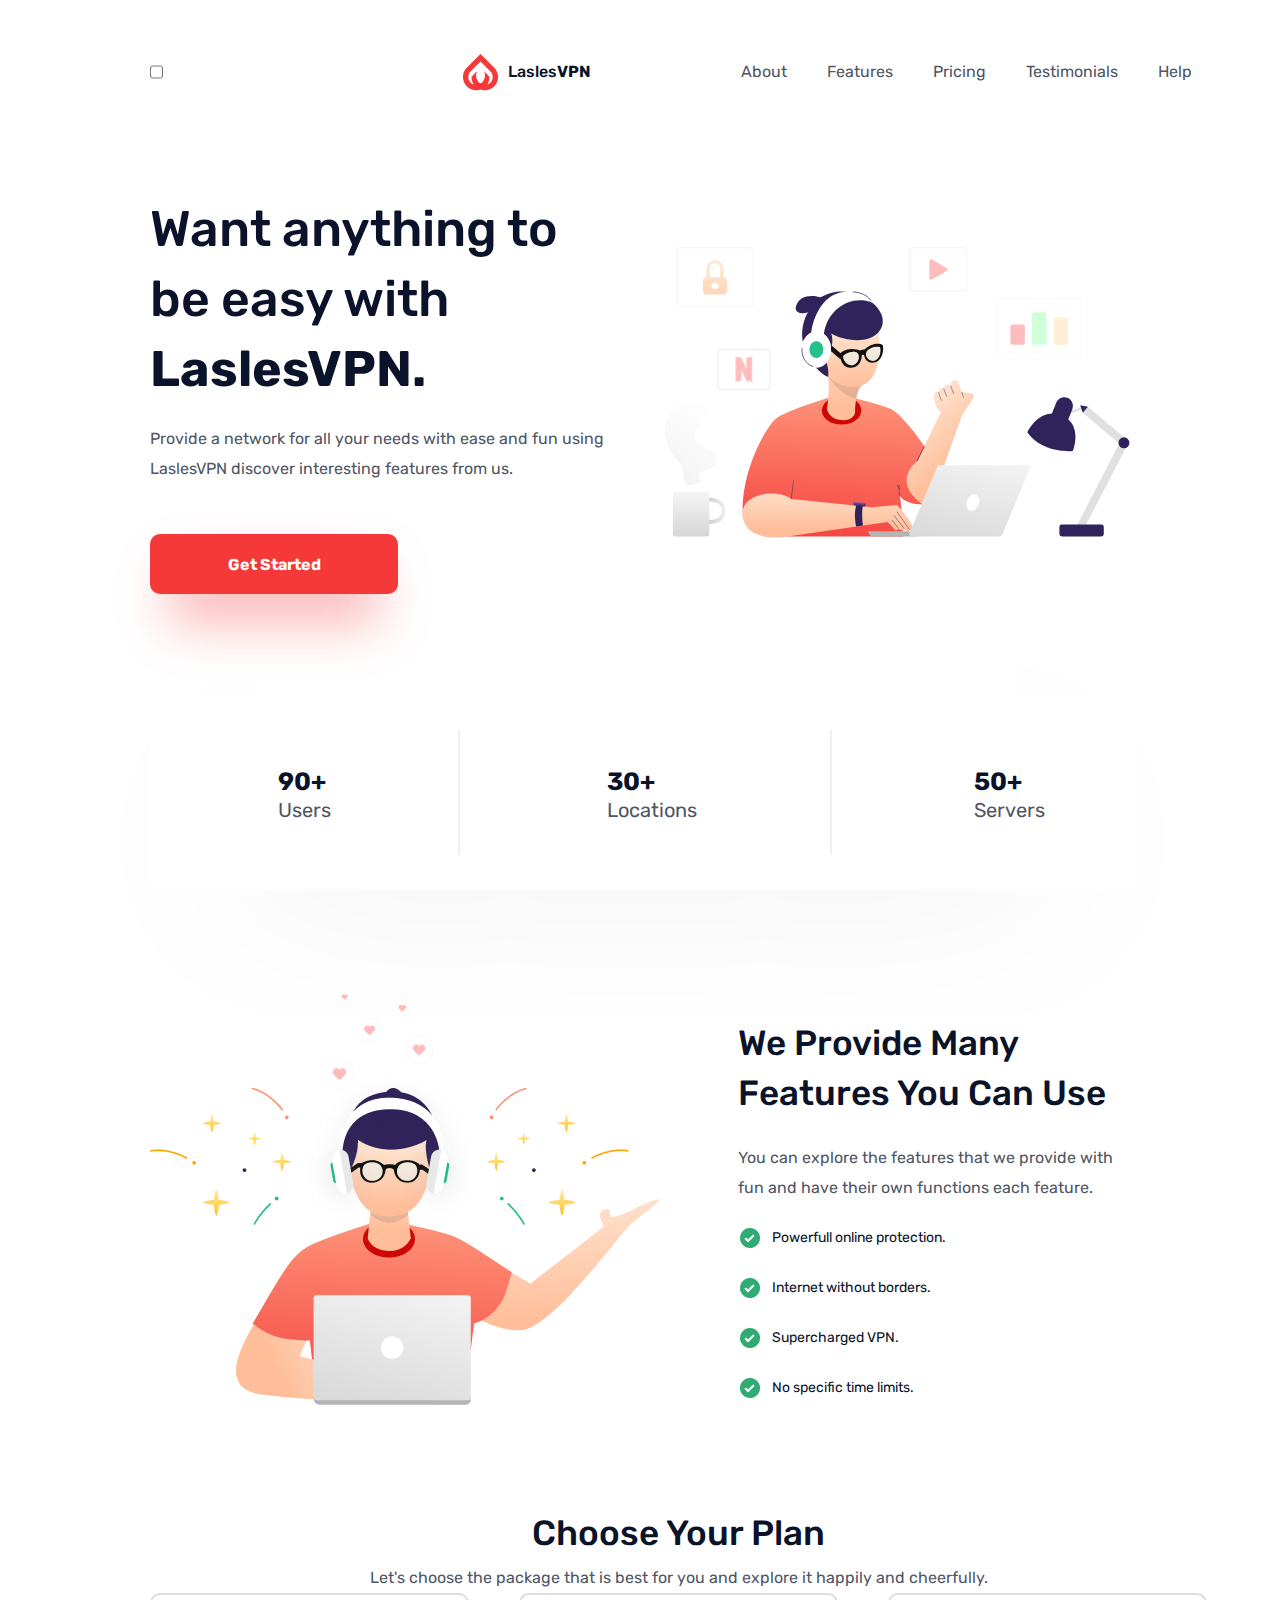
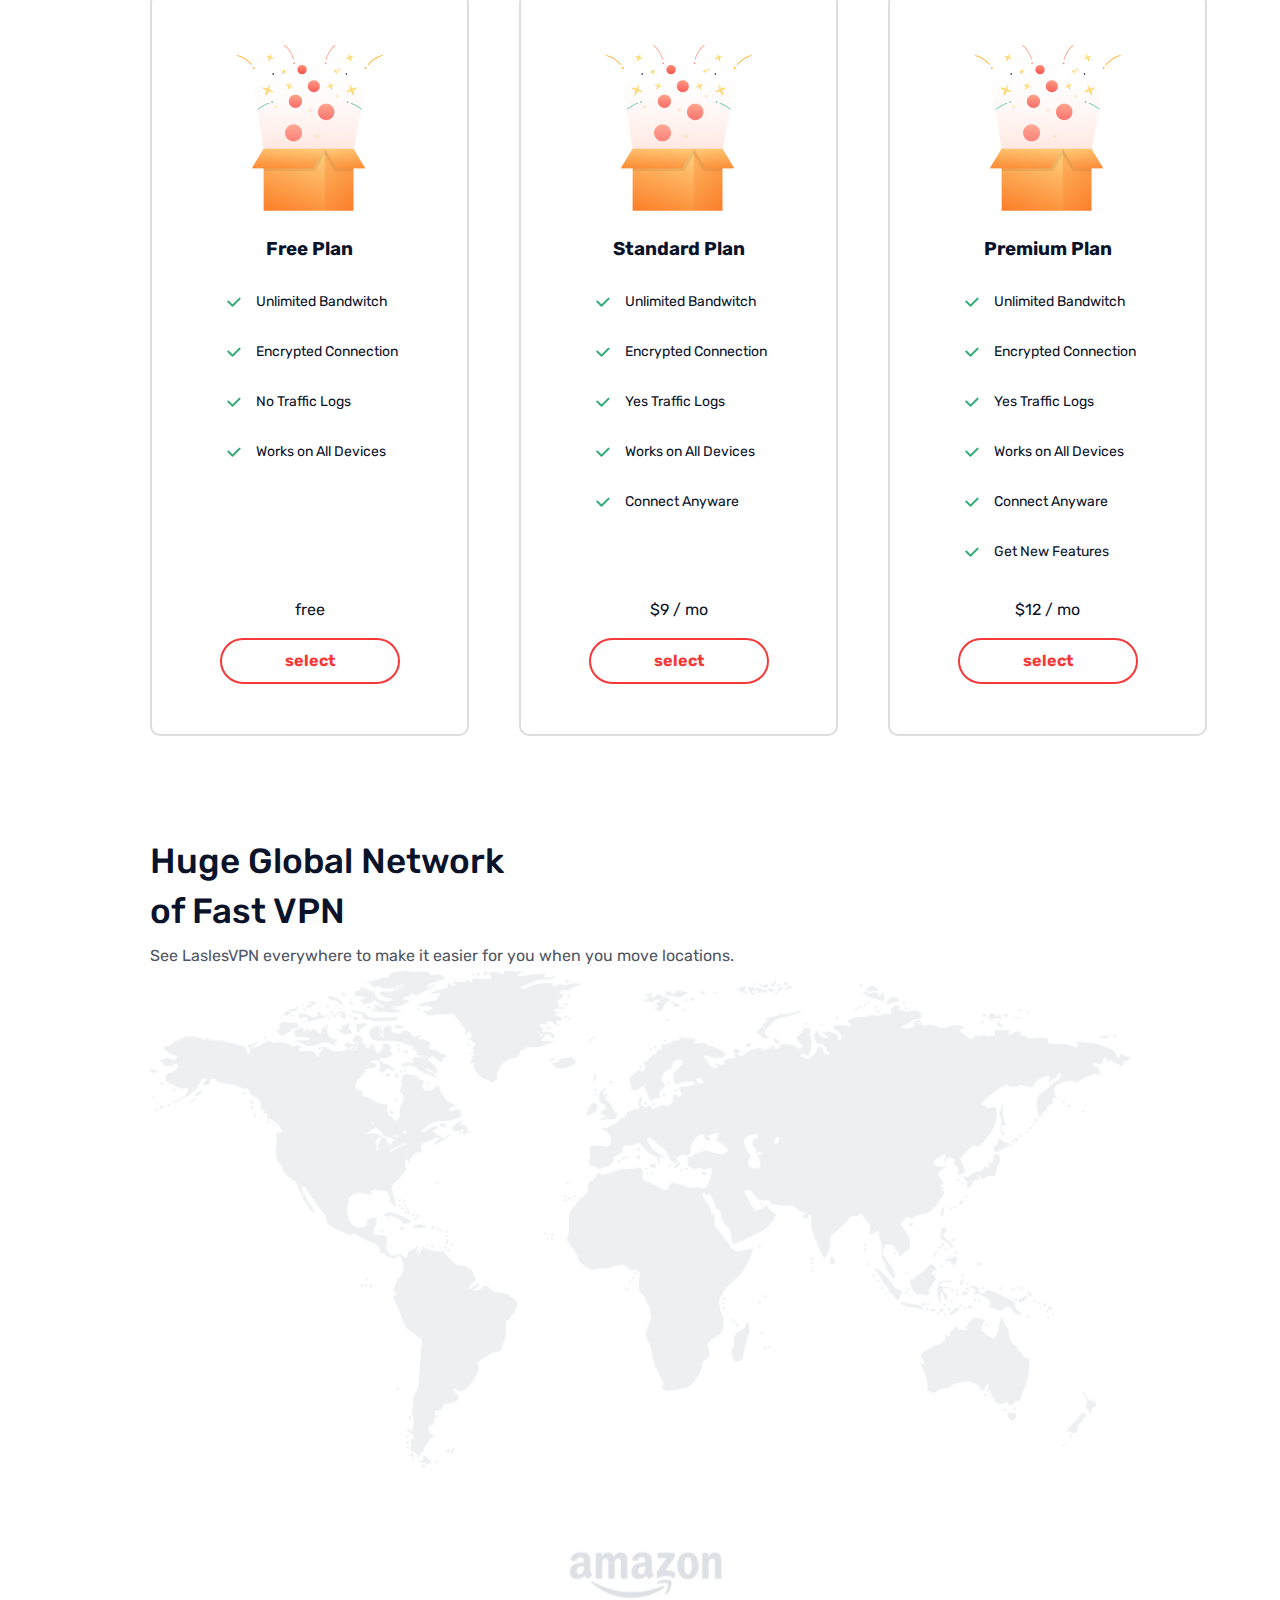
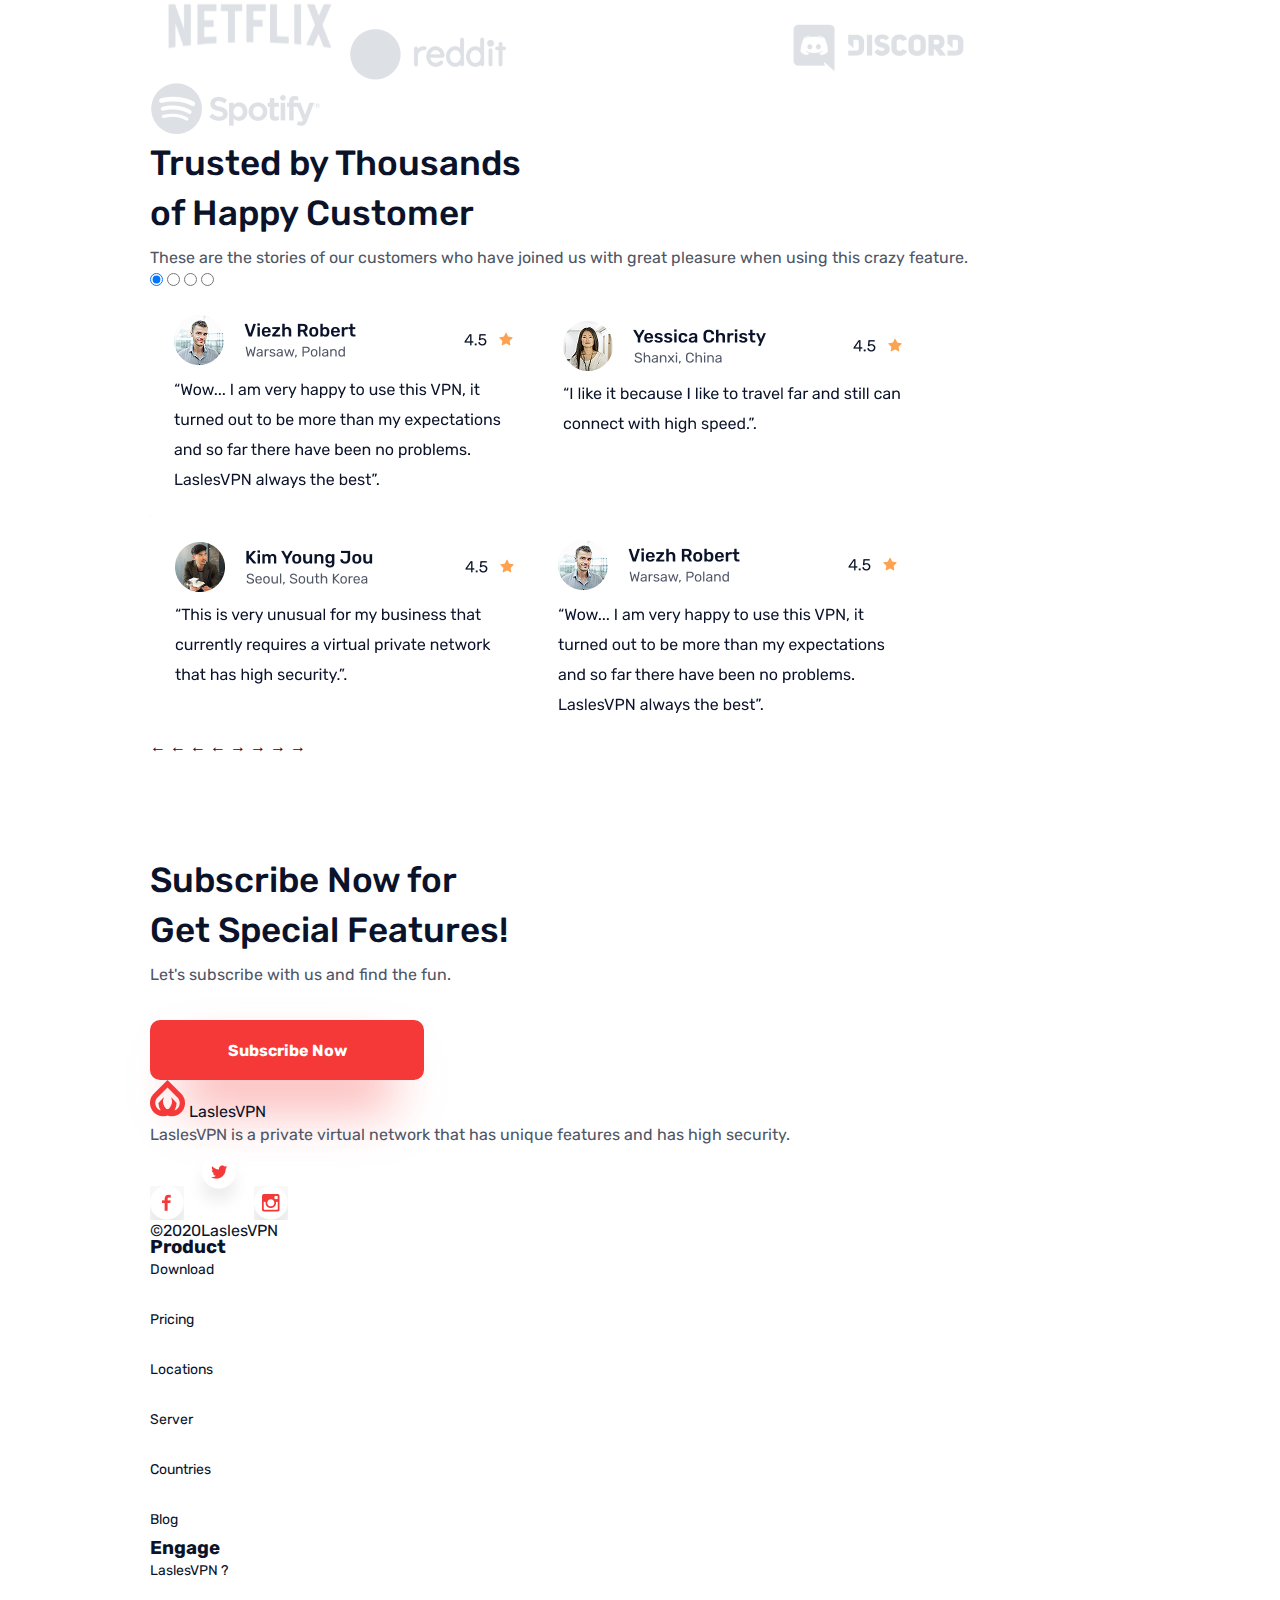
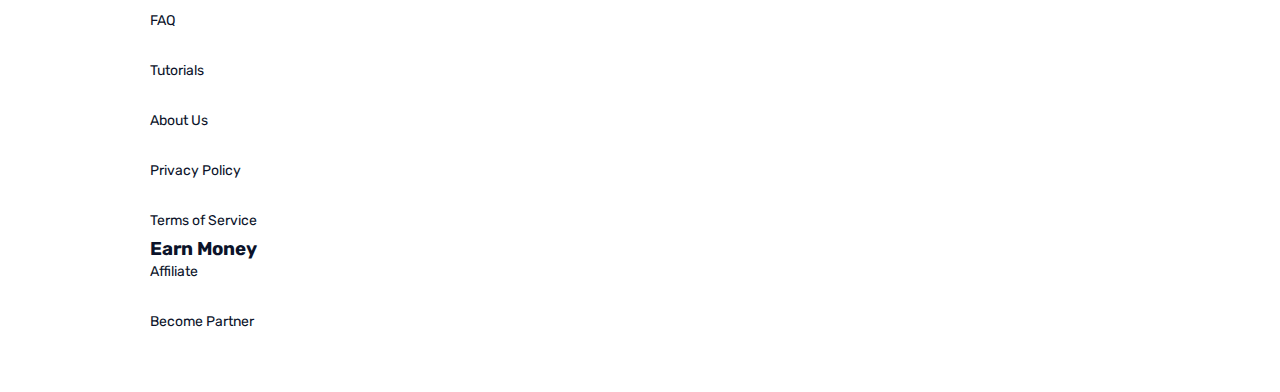
<file: index.html>
<!doctype html>
<html lang="en">
  <head>
    <meta charset="UTF-8" />
    <meta name="viewport" content="width=device-width, initial-scale=1.0" />
    <link rel="preconnect" href="https://fonts.googleapis.com" />
    <link rel="preconnect" href="https://fonts.gstatic.com" crossorigin />
    <link
      href="https://fonts.googleapis.com/css2?family=Playpen+Sans+Arabic:wght@100..800&family=Rubik:ital,wght@0,300..900;1,300..900&display=swap"
      rel="stylesheet"
    />
    <link rel="icon" href="./assets/icon/logo.png" />
    <link rel="stylesheet" href="./assets/css/main.css" />
    <title>LaslesVPN Landingpage</title>
  </head>

  <body>
    <div class="container">
      <header class="header">
        <input type="checkbox" name="burger menu" id="burger-menu" />
        <div class="burger-menu-container">
          <label class="burger-menu-bar" for="burger-menu"></label>
          <label class="burger-menu-bar" for="burger-menu"></label>
          <label class="burger-menu-bar" for="burger-menu"></label>
        </div>
        <a href="/" class="logo-content">
          <img
            class="logo-content-icon"
            src="./assets/icon/logo.png"
            alt="LaslesVPN logo"
          />
          <span class="logo-content-name">
            Lasles<span class="logo-content-name-vpn">VPN</span>
          </span>
        </a>

        <nav class="links">
          <a href="#about" class="links-link">About</a>
          <a href="#features" class="links-link">Features</a>
          <a href="#pricing" class="links-link">Pricing</a>
          <a href="#testimonials" class="links-link">Testimonials</a>
          <a href="#help" class="links-link">Help</a>
        </nav>

        <div class="sign">
          <a href="#" class="sign-in">sign in</a>
          <a href="#" class="sign-up">sign up</a>
        </div>
      </header>

      <section class="section about" id="about">
        <div class="about-content">
          <h1 class="hero-title">
            Want anything to be easy with
            <span class="hero-title-laslesvpn">LaslesVPN.</span>
          </h1>
          <p class="description">
            Provide a network for all your needs with ease and fun using<span
              class="laslesvpn"
            >
              LaslesVPN</span
            >
            discover interesting features from us.
          </p>
          <a href="#subscribe" class="button">Get Started</a>
        </div>
        <div class="about-image-content">
          <img
            class="image"
            src="./assets/image/Illustration 1.svg"
            alt="about section image"
          />
        </div>
        <div class="statistics-container">
          <div class="Statistics">
            <div class="Statistics-column">
              <div>
                <img
                  class="Statistics-column-icon"
                  src="./assets/icon/user.png"
                  alt="Statistics users icon"
                />
              </div>
              <div class="Statistics-column-content">
                <span class="Statistics-column-content-numbers">90+</span>
                <span class="Statistics-column-content-numbers-name"
                  >users</span
                >
              </div>
            </div>
            <div class="Statistics-column">
              <div>
                <img
                  class="Statistics-column-icon"
                  src="./assets/icon/location.png"
                  alt="Statistics users icon"
                />
              </div>
              <div class="Statistics-column-content">
                <span class="Statistics-column-content-numbers">30+</span>
                <span class="Statistics-column-content-numbers-name"
                  >locations</span
                >
              </div>
            </div>
            <div class="Statistics-column">
              <div>
                <img
                  class="Statistics-column-icon"
                  src="./assets/icon/Server.png"
                  alt="Statistics users icon"
                />
              </div>
              <div class="Statistics-column-content">
                <span class="Statistics-column-content-numbers">50+</span>
                <span class="Statistics-column-content-numbers-name"
                  >servers</span
                >
              </div>
            </div>
          </div>
        </div>
      </section>

      <section class="section features" id="features">
        <div class="features-image-content">
          <img
            class="image"
            src="./assets/image/Illustration 2.png"
            alt="features section image"
          />
        </div>

        <div class="features-content">
          <h2 class="title">
            <span>We Provide Many</span>
            <span class="block">Features You Can Use</span>
          </h2>
          <p class="description">
            You can explore the features that we provide with fun and have their
            own functions each feature.
          </p>
          <ul class="list">
            <li class="list-element">
              <img
                class="image"
                src="./assets/icon/bx_bxs-check-circle.png"
                alt="check circle"
              />
              <span>Powerfull online protection.</span>
            </li>
            <li class="list-element">
              <img
                class="image"
                src="./assets/icon/bx_bxs-check-circle.png"
                alt="check circle"
              />
              <span>Internet without borders.</span>
            </li>
            <li class="list-element">
              <img
                class="image"
                src="./assets/icon/bx_bxs-check-circle.png"
                alt="check circle"
              />
              <span>Supercharged VPN.</span>
            </li>
            <li class="list-element">
              <img
                class="image"
                src="./assets/icon/bx_bxs-check-circle.png"
                alt="check circle"
              />
              <span>No specific time limits.</span>
            </li>
          </ul>
        </div>
      </section>

      <section class="section pricing" id="pricing">
        <div class="pricing-content">
          <h2 class="title block">
            <span>Choose Your Plan</span>
          </h2>

          <p class="description">
            Let's choose the package that is best for you and explore it happily
            and<span class="block"> cheerfully.</span>
          </p>
        </div>

        <div class="pricing-plans">
          <div class="pricing-plans-plan">
            <img src="./assets/image/Premium.png" alt="" class="image" />
            <h3 class="side-title">Free Plan</h3>
            <ul class="list">
              <li class="list-element">
                <img
                  src="./assets/icon/Group1226.png"
                  alt="check point"
                  class="image"
                /><span>Unlimited Bandwitch</span>
              </li>
              <li class="list-element">
                <img
                  src="./assets/icon/Group1226.png"
                  alt="check point"
                  class="image"
                /><span>Encrypted Connection</span>
              </li>
              <li class="list-element">
                <img
                  src="./assets/icon/Group1226.png"
                  alt="check point"
                  class="image"
                /><span>No Traffic Logs</span>
              </li>
              <li class="list-element">
                <img
                  src="./assets/icon/Group1226.png"
                  alt="check point"
                  class="image"
                /><span>Works on All Devices</span>
              </li>
            </ul>
            <div class="pricing-plans-plan-selection">
              <span>free</span>
              <a
                class="pricing-plans-plan-selection-button"
                href="#"
                target="_blank"
                >select</a
              >
            </div>
          </div>
          <div class="pricing-plans-plan">
            <img
              src="./assets/image/Premium.png"
              alt="pricing image"
              class="image"
            />
            <h3 class="side-title">Standard Plan</h3>
            <ul class="list">
              <li class="list-element">
                <img
                  src="./assets/icon/Group1226.png"
                  alt="check point"
                  class="image"
                /><span>Unlimited Bandwitch</span>
              </li>
              <li class="list-element">
                <img
                  src="./assets/icon/Group1226.png"
                  alt="check point"
                  class="image"
                /><span>Encrypted Connection</span>
              </li>
              <li class="list-element">
                <img
                  src="./assets/icon/Group1226.png"
                  alt="check point"
                  class="image"
                /><span>Yes Traffic Logs</span>
              </li>
              <li class="list-element">
                <img
                  src="./assets/icon/Group1226.png"
                  alt="check point"
                  class="image"
                /><span>Works on All Devices</span>
              </li>
              <li class="list-element">
                <img
                  src="./assets/icon/Group1226.png"
                  alt="check point"
                  class="image"
                /><span>Connect Anyware</span>
              </li>
            </ul>
            <div class="pricing-plans-plan-selection">
              <span>$9<span> / mo</span></span>
              <a
                class="pricing-plans-plan-selection-button"
                href="#"
                target="_blank"
                >select</a
              >
            </div>
          </div>
          <div class="pricing-plans-plan">
            <img
              src="./assets/image/Premium.png"
              alt="pricing image"
              class="image"
            />
            <h3 class="side-title">Premium Plan</h3>
            <ul class="list">
              <li class="list-element">
                <img
                  src="./assets/icon/Group1226.png"
                  alt="check point"
                  class="image"
                /><span>Unlimited Bandwitch</span>
              </li>
              <li class="list-element">
                <img
                  src="./assets/icon/Group1226.png"
                  alt="check point"
                  class="image"
                /><span>Encrypted Connection</span>
              </li>
              <li class="list-element">
                <img
                  src="./assets/icon/Group1226.png"
                  alt="check point"
                  class="image"
                /><span>Yes Traffic Logs</span>
              </li>
              <li class="list-element">
                <img
                  src="./assets/icon/Group1226.png"
                  alt="check point"
                  class="image"
                /><span>Works on All Devices</span>
              </li>
              <li class="list-element">
                <img
                  src="./assets/icon/Group1226.png"
                  alt="check point"
                  class="image"
                /><span>Connect Anyware</span>
              </li>
              <li class="list-element">
                <img
                  src="./assets/icon/Group1226.png"
                  alt="check point"
                  class="image"
                /><span>Get New Features</span>
              </li>
            </ul>
            <div class="pricing-plans-plan-selection">
              <span>$12<span> / mo</span></span>
              <a
                class="pricing-plans-plan-selection-button"
                href="#"
                target="_blank"
                >select</a
              >
            </div>
          </div>
        </div>
      </section>

      <section class="section testimonials" id="testimonials">
        <div>
          <div class="testimonials-content">
            <h2 class="title">
              <span class="block">Huge Global Network</span>
              <span> of Fast VPN</span>
            </h2>

            <p class="description">
              See <span class="laslesvpn">LaslesVPN </span>everywhere to make it
              easier for you when you move
              <span class="block">locations.</span>
            </p>
            <img
              class="image global-map"
              src="./assets/image/Huge Global.png"
              alt="earth map"
            />
            <div class="testimonials-content-apps">
              <img
                src="./assets/image/netflix.svg"
                alt="netflix photo"
                class="image netflix"
              /><img
                src="./assets/image/reddit.png"
                alt="reddit photo"
                class="image"
              /><img
                src="./assets/image/amazon.svg"
                alt="amazon photo"
                class="image"
              /><img
                src="./assets/image/discord.png"
                alt="discord photo"
                class="image"
              /><img
                src="./assets/image/spotify.png"
                alt="spotify photo"
                class="image spotify"
              />
            </div>

            <h2 class="title second-title">
              <span class="block">Trusted by Thousands </span>
              <span> of Happy Customer</span>
            </h2>

            <p class="description">
              These are the stories of our customers who have joined us with
              great
              <span class="block">pleasure when using this crazy feature.</span>
            </p>
          </div>
        </div>

        <div class="testimonials-slider">
          <input type="radio" id="testimonial-1" name="testimonial" checked />
          <input type="radio" id="testimonial-2" name="testimonial" />
          <input type="radio" id="testimonial-3" name="testimonial" />
          <input type="radio" id="testimonial-4" name="testimonial" />

          <div class="slider-container image">
            <img
              src="./assets/image/Rectangle 2651.png"
              alt="testimonial image"
              class="slider-container-image image1"
            />
            <img
              src="./assets/image/Rectangle 2672.png"
              alt="testimonial image"
              class="slider-container-image image2"
            />
            <img
              src="./assets/image/Rectangle 2683.png"
              alt="testimonial image"
              class="slider-container-image image3"
            />
            <img
              src="./assets/image/Rectangle 2651.png"
              alt="testimonial image"
              class="slider-container-image image4"
            />
          </div>

          <div class="slider-controls">
            <label for="testimonial-1" class="arrow back">←</label>
            <label for="testimonial-2" class="arrow back">←</label>
            <label for="testimonial-3" class="arrow back">←</label>
            <label for="testimonial-4" class="arrow back">←</label>

            <label for="testimonial-4" class="arrow forward">→</label>
            <label for="testimonial-3" class="arrow forward">→</label>
            <label for="testimonial-2" class="arrow forward">→</label>
            <label for="testimonial-1" class="arrow forward">→</label>
          </div>

          <div class="slider-dots">
            <label for="testimonial-1" class="dot"></label>
            <label for="testimonial-2" class="dot"></label>
            <label for="testimonial-3" class="dot"></label>
            <label for="testimonial-4" class="dot"></label>
          </div>
        </div>
      </section>

      <section class="section help" id="help">
        <div class="subscribe" id="subscribe">
          <div class="subscribe-now">
            <h2 class="title">
              <span class="block">Subscribe Now for</span>
              <span>Get Special Features!</span>
            </h2>

            <p class="description">Let's subscribe with us and find the fun.</p>
          </div>
          <a class="button" href="#">Subscribe Now</a>
        </div>
        <div class="help-content">
          <div class="footer">
            <a href="/" class="logo-content">
              <img
                class="logo-content-icon"
                src="./assets/icon/logo.png"
                alt="LaslesVPN logo"
              />
              <span class="logo-content-name">
                Lasles<span class="logo-content-name-vpn">VPN</span>
              </span>
            </a>
            <p class="description block">
              <span class="laslesvpn">LaslesVPN</span> is a private virtual
              network that
              <span class="block">
                has unique features and has high security.</span
              >
            </p>
            <div class="footer-socials">
              <a href="#" class="footer-socials-social"
                ><img
                  src="./assets/icon/Vector.png"
                  alt="facebook icon"
                  class="image icon" /></a
              ><a href="#" class="footer-socials-social"
                ><img
                  src="./assets/icon/Twitter.png"
                  alt="twitter icon"
                  class="image icon" /></a
              ><a href="#" class="footer-socials-social"
                ><img
                  src="./assets/icon/instgram.png"
                  alt="instgram icon"
                  class="image icon"
              /></a>
            </div>

            <footer class="footer-footer">©2020Lasles<span>VPN</span></footer>
          </div>
          <div class="help-list">
            <h3 class="side-title">Product</h3>
            <ul class="list">
              <li class="list-element">
                <a href="#" target="_blank">Download</a>
              </li>
              <li class="list-element">
                <a href="#" target="_blank">Pricing</a>
              </li>
              <li class="list-element">
                <a href="#" target="_blank">Locations</a>
              </li>
              <li class="list-element">
                <a href="#" target="_blank">Server</a>
              </li>
              <li class="list-element">
                <a href="#" target="_blank">Countries</a>
              </li>
              <li class="list-element">
                <a href="#" target="_blank">Blog</a>
              </li>
            </ul>
          </div>
          <div class="help-list">
            <h3 class="side-title">Engage</h3>
            <ul class="list">
              <li class="list-element">
                <a href="#" target="_blank">LaslesVPN ?</a>
              </li>
              <li class="list-element"><a href="#" target="_blank">FAQ</a></li>
              <li class="list-element">
                <a href="#" target="_blank">Tutorials</a>
              </li>
              <li class="list-element">
                <a href="#" target="_blank">About Us</a>
              </li>
              <li class="list-element">
                <a href="#" target="_blank">Privacy Policy</a>
              </li>
              <li class="list-element">
                <a href="#" target="_blank">Terms of Service</a>
              </li>
            </ul>
          </div>
          <div class="help-list">
            <h3 class="side-title">Earn Money</h3>
            <ul class="list">
              <li class="list-element">
                <a href="#" target="_blank">Affiliate</a>
              </li>
              <li class="list-element">
                <a href="#" target="_blank">Become Partner</a>
              </li>
            </ul>
          </div>
        </div>
      </section>
    </div>
  </body>
</html>
</file>
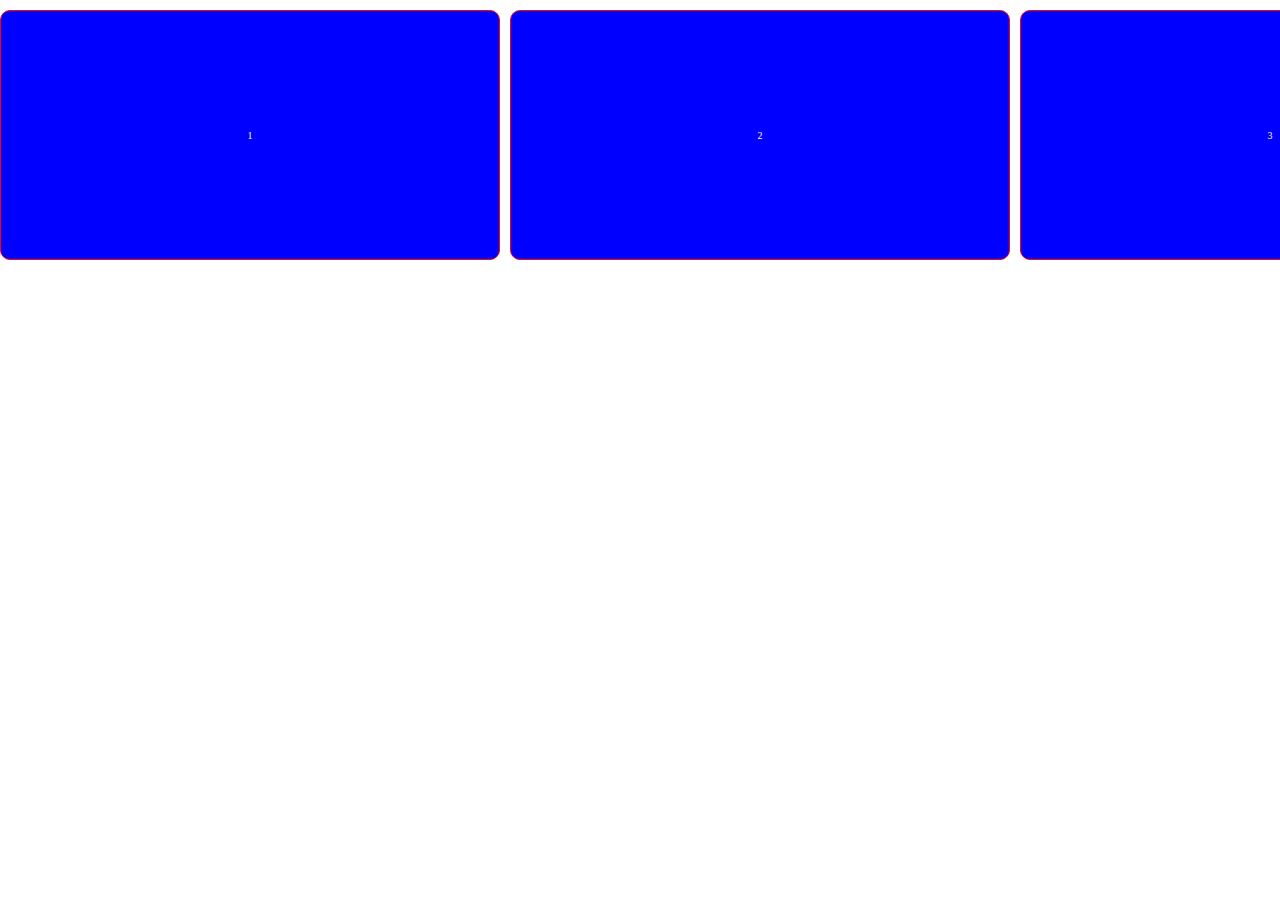
<file: card slider/index.html>
<!doctype html>
<html lang="en">
  <head>
    <meta charset="UTF-8" />
    <meta name="viewport" content="width=device-width, initial-scale=1.0" />
    <link rel="stylesheet" href="style.css" />
    <title>card slider</title>
  </head>
  <body>
    <div class="container">
      <div class="slider">
        <div class="card">1</div>
        <div class="card">2</div>
        <div class="card">3</div>
        <div class="card">4</div>
        <div class="card">5</div>
        <div class="card">6</div>
        <div class="card">7</div>
        <div class="card">8</div>
      </div>
    </div>
  </body>
</html>
</file>
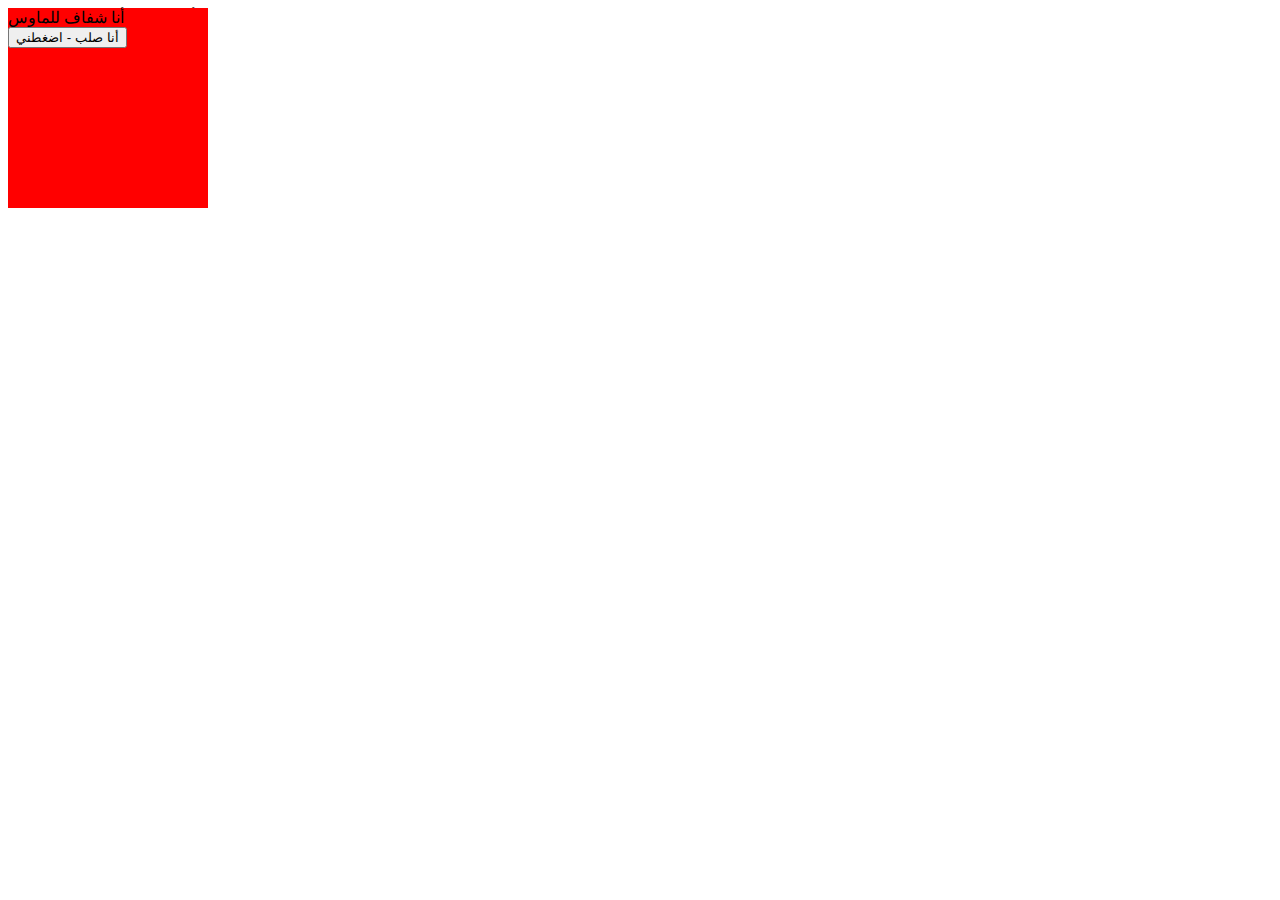
<file: card slider/try.html>
<!doctype html>
<html lang="en">
  <head>
    <meta charset="UTF-8" />
    <meta name="viewport" content="width=device-width, initial-scale=1.0" />
    <title>Document</title>
  </head>
  <body>
    <div
      id="layer1"
      style="
        position: absolute;
        width: 200px;
        height: 200px;
        background: red;
        pointer-events: none;
      "
    >
      أنا شفاف للماوس

      <button id="layer2" style="pointer-events: all">أنا صلب - اضغطني</button>
    </div>

    <div id="layer0" style="width: 200px; height: 200px; background: blue">
      أنا تحت الطبقة الحمراء - لكن يمكن الضغط علي!
    </div>
  </body>
</html>
</file>
<file: card slider/style.css>
* {
  margin: 0;
  padding: 0;
}

*,
*::before,
*::after {
  box-sizing: border-box;
}

html {
  font-size: 62.5%;
  scroll-behavior: smooth;
  scroll-padding-top: 4rem;
}

a {
  color: inherit;
  display: inline-block;
}

button {
  background-color: transparent;
  border: none;
  cursor: pointer;
  border: 0;
}

ul,
ol {
  list-style: none;
}

a {
  text-decoration: none;
  color: inherit;
}

.container {
  margin: 1rem auto;
  width: 1320px;
}

.slider {
  display: flex;
  gap: 1rem;
  margin: 0 auto;
  width: 100%;
  overflow-x: auto;
  scroll-snap-type: x mandatory;
  scroll-behavior: smooth;
}

.slider::-webkit-scrollbar {
  display: none;
}

.card {
  width: 50rem;
  height: 25rem;
  border: 0.1rem solid red;
  border-radius: 1rem;
  background-color: blue;
  padding: 1rem;
  color: white;
  text-align: center;
  align-content: center;
  /* flex: 0 0 50%; */
  scroll-snap-align: start;
  flex-shrink: 0;
}
</file>
<file: assets/css/main.css>
/* CSS Reset */
* {
  margin: 0;
  padding: 0;
}

*,
*::before,
*::after {
  box-sizing: border-box;
}

a {
  color: inherit;
  display: inline-block;
}

button {
  background-color: transparent;
  border: none;
  cursor: pointer;
  border: 0;
}

ul,
ol {
  list-style: none;
}

a {
  text-decoration: none;
  color: inherit;
}

/* End CSS Reset */
:root {
  --main-color: rgba(245, 56, 56, 1);
  --main-text-color: rgba(11, 19, 42, 1);
  --text-color: rgba(79, 86, 101, 1);
  --bold-button-text-color: rgba(255, 255, 255, 1);
  --main-font-weight: 500;
  --text-font-weight: 400;
  --extra-bold-font-weight: 700;
  --hero-title-font-size: 5rem;
  --title-font-size: 3.5rem;
  --description-font-size: 1.6rem;
  --details-font-size: 1.4rem;
  --statistics-font-size1: 2.5rem;
  --statistics-font-size2: 2rem;
  --special-title-font-size: 1.8rem;
  --defult-radius: 1rem;
  --special-radius: 5rem;
  --font-family: "Rubik";
}

html {
  font-size: 62.5%;
  scroll-behavior: smooth;
  scroll-padding-top: 4rem;
}

body {
  font-size: 1.6rem;
  font-family: "Rubik";
  line-height: 100%;
  color: var(--main-text-color);
  background-color: rgb(255, 255, 255);
}

.container {
  display: flex;
  flex-direction: column;
  margin: 0 auto;
  justify-content: center;
  max-width: 1440px;
}

.section {
  display: grid;
  align-items: center;
  margin: 5rem 15rem;
}

.description {
  font-size: var(--description-font-size);
  font-weight: var(--text-font-weight);
  color: var(--text-color);
  line-height: 3rem;
}

.laslessvpn {
  font-weight: var(--main-font-weight);
}

.image {
  max-width: 100%;
}

.button {
  position: relative;
  padding: 1.75rem 7.75rem;
  border-radius: var(--defult-radius);
  background-color: var(--main-color);
  color: var(--bold-button-text-color);
  font-weight: var(--extra-bold-font-weight);
  font-size: var(--description-font-size);
  margin-top: 3rem;
  line-height: 2.5rem;
}

.button::after {
  position: absolute;
  content: "";
  top: 52%;
  left: 50%;
  transform: translatex(-50%);
  width: 21.183rem;
  height: 6rem;
  background-color: rgba(245, 56, 56, 0.35);
  border-radius: 1rem;
  filter: blur(2.5rem);
  z-index: -1;
}

.title {
  font-size: var(--title-font-size);
  font-weight: var(--main-font-weight);
  line-height: 5rem;
  margin-bottom: 0.5rem;
}
.title span {
  display: block;
}

.list {
  display: flex;
  flex-direction: column;
  justify-content: center;
  gap: 1.5rem;
}
.list-element {
  display: flex;
  align-items: center;
  gap: 1rem;
  font-size: var(--details-font-size);
  font-weight: var(--text-font-weight);
  line-height: 3rem;
  margin-bottom: 0.5rem;
}

.header {
  display: flex;
  flex-direction: row;
  justify-content: space-between;
  gap: 15rem;
  margin: 5rem 15rem;
}
.header .logo-content {
  display: flex;
  justify-content: center;
  align-items: center;
  gap: 1rem;
}
.header .logo-content-name {
  font-weight: var(--main-font-weight);
  font-size: var(--analytics-font-size2);
}
.header .logo-content-name-vpn {
  font-weight: var(--extra-bold-font-weight);
}
.header .links {
  display: flex;
  flex-direction: row;
  align-items: center;
  gap: 4rem;
  color: var(--text-color);
  font-weight: var(--text-font-weight);
  text-transform: capitalize;
}
.header .sign {
  display: flex;
  flex-direction: row;
  align-items: center;
  justify-content: center;
  gap: 3rem;
  flex-shrink: 0;
  font-weight: var(--main-font-weight);
  font-size: var(--description-font-size);
  text-transform: capitalize;
}
.header .sign-in {
  color: var(--main-text-color);
}
.header .sign-up {
  color: var(--main-color);
  padding: 1.3rem 4.5rem;
  border: 0.1rem solid var(--main-color);
  border-radius: var(--special-radius);
}

.about {
  gap: 5rem;
  grid-template-columns: repeat(2, 1fr);
}
.about-content {
  display: flex;
  flex-direction: column;
  gap: 2rem;
  align-items: flex-start;
}

.hero-title {
  font-size: var(--hero-title-font-size);
  font-weight: var(--main-font-weight);
  color: var(--main-text-color);
  line-height: 7rem;
}
.hero-title-laslesvpn {
  font-weight: var(--extra-bold-font-weight);
}

.statistics-container {
  grid-column: 1/-1;
  justify-self: start;
  margin-top: 5rem;
}

.Statistics {
  position: relative;
  display: flex;
  align-items: center;
  padding: 7.25rem 9.1rem;
  border-radius: var(--defult-radius);
  background-color: rgb(255, 255, 255);
  box-shadow: 0 4.8rem 17.8rem -9.5rem rgb(13, 16, 37);
  gap: 24rem;
}
.Statistics-column {
  display: flex;
  justify-content: space-between;
  align-items: center;
  gap: 3.65rem;
  position: relative;
}
.Statistics-column-icon {
  width: 100%;
}
.Statistics-column-content {
  display: flex;
  flex-direction: column;
  gap: 0.5rem;
}
.Statistics-column-content-numbers {
  font-weight: var(--extra-bold-font-weight);
  font-size: var(--statistics-font-size1);
  line-height: 3rem;
}
.Statistics-column-content-numbers-name {
  font-weight: var(--text-font-weight);
  font-size: var(--statistics-font-size2);
  color: var(--text-color);
  text-transform: capitalize;
}

.Statistics-column:nth-child(2):before,
.Statistics-column:nth-child(2):after {
  content: "";
  position: absolute;
  top: 50%;
  transform: translateY(-50%);
  width: 0.2rem;
  height: 12.557rem;
  background-color: rgb(238, 239, 242);
  border-radius: var(--defult-radius);
}

.Statistics-column:nth-child(2)::before {
  left: -11.3rem;
}

.Statistics-column:nth-child(2)::after {
  right: -13.45rem;
}

.features {
  grid-template-columns: 60% 40%;
  align-items: end;
}
.features-content {
  display: flex;
  flex-direction: column;
  justify-content: center;
  align-items: flex-start;
  gap: 2rem;
}

.pricing {
  grid-template-columns: repeat(1, 1fr);
  justify-items: center;
}
.pricing-content {
  text-align: center;
}
.pricing-plans {
  display: grid;
  grid-template-columns: repeat(3, 1fr);
  gap: 5rem;
}
.pricing-plans-plan {
  display: flex;
  flex-direction: column;
  justify-content: flex-start;
  align-items: center;
  gap: 3rem;
  padding: 5rem 6.763rem;
  border: 0.2rem solid rgb(221, 221, 221);
  border-radius: var(--defult-radius);
  transition: all 0.3s ease-in-out;
}
.pricing-plans-plan-selection {
  display: flex;
  flex-direction: column;
  align-items: center;
  gap: 2rem;
  margin-top: auto;
}
.pricing-plans-plan-selection-button {
  color: var(--main-color);
  padding: 1.3rem 6.294rem;
  border: 0.2rem solid var(--main-color);
  border-radius: var(--special-radius);
  font-weight: var(--extra-bold-font-weight);
  line-height: 100%;
  font-size: var(--description-font-size);
  transition: all 0.3s ease-in-out;
  position: relative;
  cursor: pointer;
}

.pricing-plans-plan:hover {
  border: 0.2rem solid rgb(245, 56, 56);
}

.pricing-plans-plan-selection-button:hover,
.pricing-plans-plan-selection-button:active {
  color: rgb(255, 255, 255);
  background-color: rgb(245, 56, 56);
}

.pricing-plans-plan-selection-button:hover::after,
.pricing-plans-plan-selection-button:active::after {
  position: absolute;
  content: "";
  top: 52%;
  left: 50%;
  transform: translatex(-50%);
  width: 15rem;
  height: 4rem;
  background-color: rgba(245, 56, 56, 0.35);
  border-radius: 1rem;
  filter: blur(2.5rem);
  z-index: -1;
}/*# sourceMappingURL=main.css.map */
</file>
